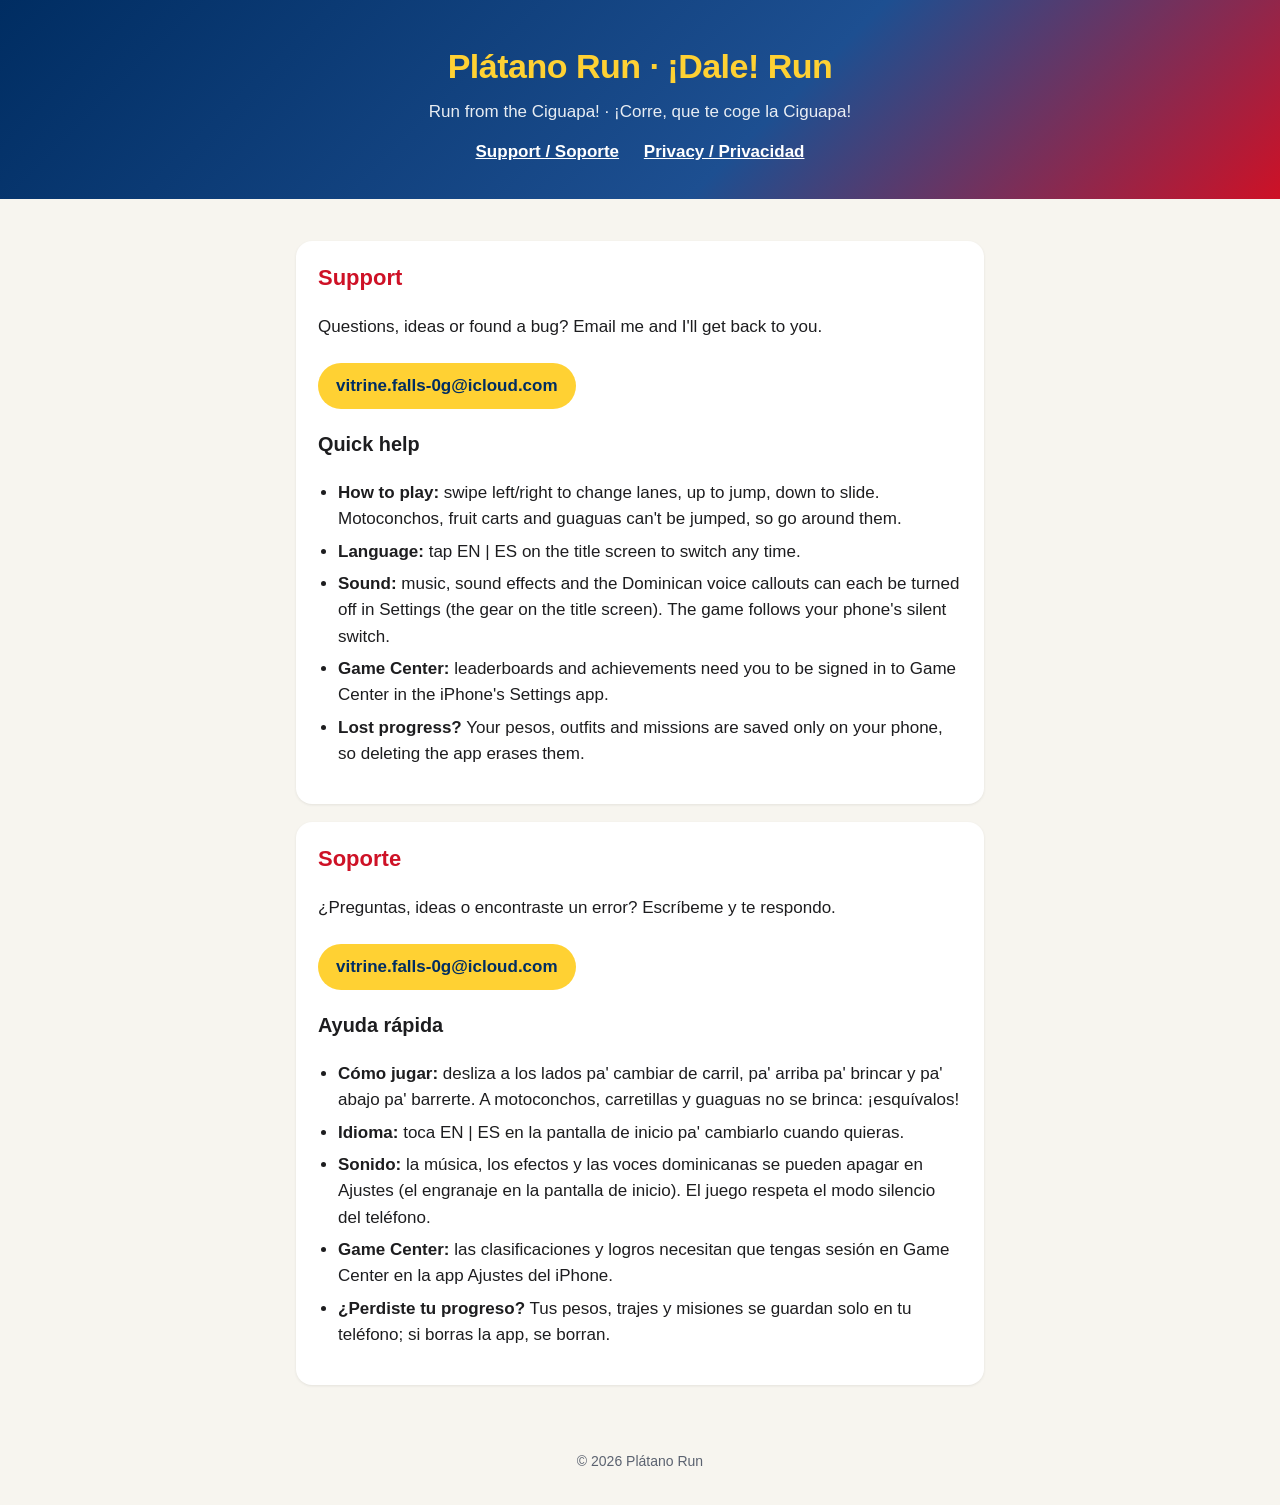
<file: index.html>
<!doctype html>
<html lang="en">
<head>
<meta charset="utf-8">
<meta name="viewport" content="width=device-width, initial-scale=1">
<title>Plátano Run Support</title>
<link rel="stylesheet" href="style.css">
</head>
<body>
<header>
  <h1>Plátano Run · ¡Dale! Run</h1>
  <p>Run from the Ciguapa! · ¡Corre, que te coge la Ciguapa!</p>
  <nav><a href="./">Support / Soporte</a> <a href="privacy.html">Privacy / Privacidad</a></nav>
</header>
<main>
  <section>
    <h2>Support</h2>
    <p>Questions, ideas or found a bug? Email me and I'll get back to you.</p>
    <a class="mail" href="mailto:vitrine.falls-0g@icloud.com">vitrine.falls-0g@icloud.com</a>
    <h3>Quick help</h3>
    <ul>
      <li><strong>How to play:</strong> swipe left/right to change lanes, up to jump, down to slide. Motoconchos, fruit carts and guaguas can't be jumped, so go around them.</li>
      <li><strong>Language:</strong> tap EN | ES on the title screen to switch any time.</li>
      <li><strong>Sound:</strong> music, sound effects and the Dominican voice callouts can each be turned off in Settings (the gear on the title screen). The game follows your phone's silent switch.</li>
      <li><strong>Game Center:</strong> leaderboards and achievements need you to be signed in to Game Center in the iPhone's Settings app.</li>
      <li><strong>Lost progress?</strong> Your pesos, outfits and missions are saved only on your phone, so deleting the app erases them.</li>
    </ul>
  </section>
  <section>
    <h2>Soporte</h2>
    <p>¿Preguntas, ideas o encontraste un error? Escríbeme y te respondo.</p>
    <a class="mail" href="mailto:vitrine.falls-0g@icloud.com">vitrine.falls-0g@icloud.com</a>
    <h3>Ayuda rápida</h3>
    <ul>
      <li><strong>Cómo jugar:</strong> desliza a los lados pa' cambiar de carril, pa' arriba pa' brincar y pa' abajo pa' barrerte. A motoconchos, carretillas y guaguas no se brinca: ¡esquívalos!</li>
      <li><strong>Idioma:</strong> toca EN | ES en la pantalla de inicio pa' cambiarlo cuando quieras.</li>
      <li><strong>Sonido:</strong> la música, los efectos y las voces dominicanas se pueden apagar en Ajustes (el engranaje en la pantalla de inicio). El juego respeta el modo silencio del teléfono.</li>
      <li><strong>Game Center:</strong> las clasificaciones y logros necesitan que tengas sesión en Game Center en la app Ajustes del iPhone.</li>
      <li><strong>¿Perdiste tu progreso?</strong> Tus pesos, trajes y misiones se guardan solo en tu teléfono; si borras la app, se borran.</li>
    </ul>
  </section>
</main>
<footer>© 2026 Plátano Run</footer>
</body>
</html>
</file>
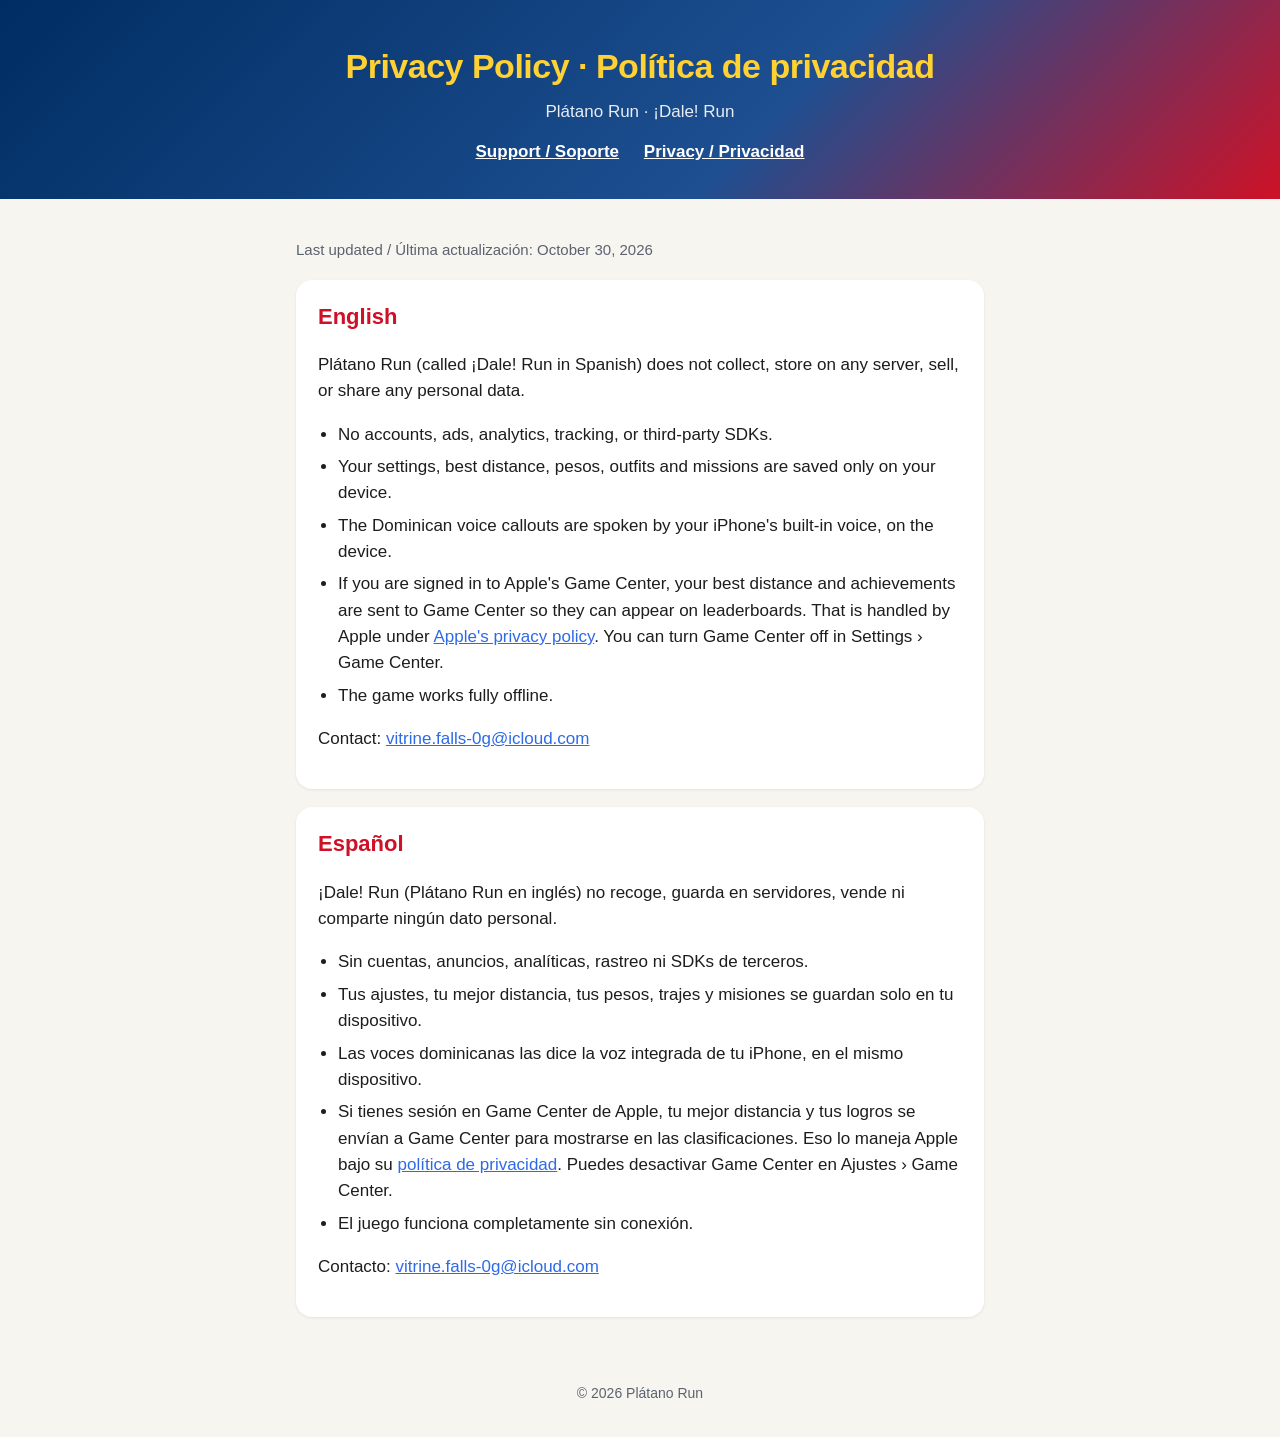
<file: privacy.html>
<!doctype html>
<html lang="en">
<head>
<meta charset="utf-8">
<meta name="viewport" content="width=device-width, initial-scale=1">
<title>Plátano Run Privacy</title>
<link rel="stylesheet" href="style.css">
</head>
<body>
<header>
  <h1>Privacy Policy · Política de privacidad</h1>
  <p>Plátano Run · ¡Dale! Run</p>
  <nav><a href="./">Support / Soporte</a> <a href="privacy.html">Privacy / Privacidad</a></nav>
</header>
<main>
  <p class="muted">Last updated / Última actualización: October 30, 2026</p>
  <section>
    <h2>English</h2>
    <p>Plátano Run (called ¡Dale! Run in Spanish) does not collect, store on any server, sell, or share any personal data.</p>
    <ul>
      <li>No accounts, ads, analytics, tracking, or third-party SDKs.</li>
      <li>Your settings, best distance, pesos, outfits and missions are saved only on your device.</li>
      <li>The Dominican voice callouts are spoken by your iPhone's built-in voice, on the device.</li>
      <li>If you are signed in to Apple's Game Center, your best distance and achievements are sent to Game Center so they can appear on leaderboards. That is handled by Apple under <a href="https://www.apple.com/legal/privacy/">Apple's privacy policy</a>. You can turn Game Center off in Settings › Game Center.</li>
      <li>The game works fully offline.</li>
    </ul>
    <p>Contact: <a href="mailto:vitrine.falls-0g@icloud.com">vitrine.falls-0g@icloud.com</a></p>
  </section>
  <section>
    <h2>Español</h2>
    <p>¡Dale! Run (Plátano Run en inglés) no recoge, guarda en servidores, vende ni comparte ningún dato personal.</p>
    <ul>
      <li>Sin cuentas, anuncios, analíticas, rastreo ni SDKs de terceros.</li>
      <li>Tus ajustes, tu mejor distancia, tus pesos, trajes y misiones se guardan solo en tu dispositivo.</li>
      <li>Las voces dominicanas las dice la voz integrada de tu iPhone, en el mismo dispositivo.</li>
      <li>Si tienes sesión en Game Center de Apple, tu mejor distancia y tus logros se envían a Game Center para mostrarse en las clasificaciones. Eso lo maneja Apple bajo su <a href="https://www.apple.com/legal/privacy/">política de privacidad</a>. Puedes desactivar Game Center en Ajustes › Game Center.</li>
      <li>El juego funciona completamente sin conexión.</li>
    </ul>
    <p>Contacto: <a href="mailto:vitrine.falls-0g@icloud.com">vitrine.falls-0g@icloud.com</a></p>
  </section>
</main>
<footer>© 2026 Plátano Run</footer>
</body>
</html>
</file>
<file: style.css>
:root { --blue: #002d62; --red: #ce1126; --yellow: #ffd133; --ink: #1d1d1f; --muted: #5b6270; --bg: #f7f5ef; --card: #ffffff; }
@media (prefers-color-scheme: dark) { :root { --ink: #f2f2f2; --muted: #a9b0bc; --bg: #0b1426; --card: #13213d; } }
* { box-sizing: border-box; }
body { margin: 0; font: 17px/1.55 -apple-system, BlinkMacSystemFont, "Segoe UI", Roboto, sans-serif; color: var(--ink); background: var(--bg); }
header { background: linear-gradient(135deg, var(--blue), #1d4f91 60%, var(--red)); color: #fff; padding: 40px 16px 34px; text-align: center; }
header h1 { margin: 0; font-size: 34px; color: var(--yellow); letter-spacing: -0.5px; }
header p { margin: 6px 0 0; opacity: .9; }
nav { margin-top: 14px; }
nav a { color: #fff; margin: 0 10px; font-weight: 600; }
main { max-width: 720px; margin: 0 auto; padding: 24px 16px 48px; }
section { background: var(--card); border-radius: 16px; padding: 20px 22px; margin: 18px 0; box-shadow: 0 1px 3px rgba(0,0,0,.08); }
h2 { margin-top: 0; color: var(--red); font-size: 22px; }
ul { padding-left: 20px; }
li { margin: 6px 0; }
.muted { color: var(--muted); font-size: 15px; }
a { color: #2e6ae6; }
.mail { display: inline-block; margin-top: 6px; padding: 10px 18px; border-radius: 999px; background: var(--yellow); color: var(--blue); font-weight: 700; text-decoration: none; }
footer { text-align: center; color: var(--muted); font-size: 14px; padding-bottom: 32px; }
</file>
